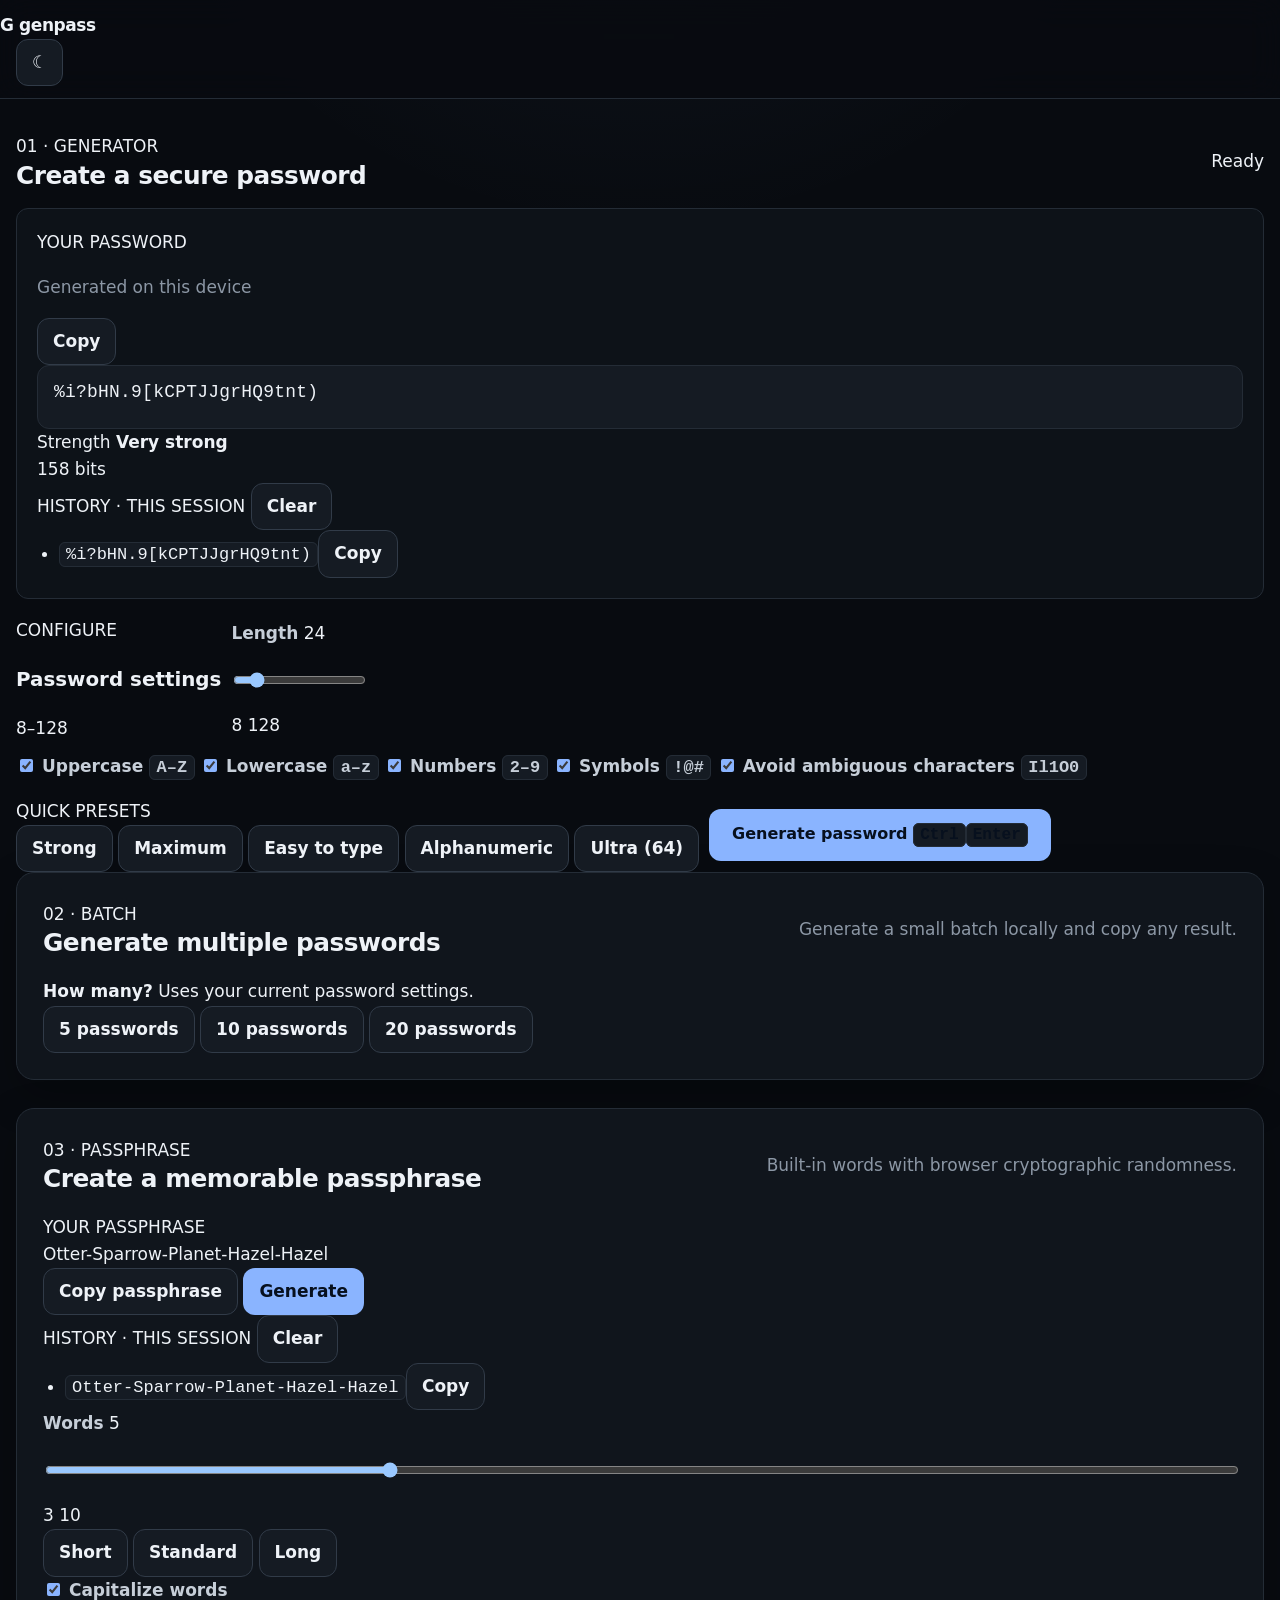
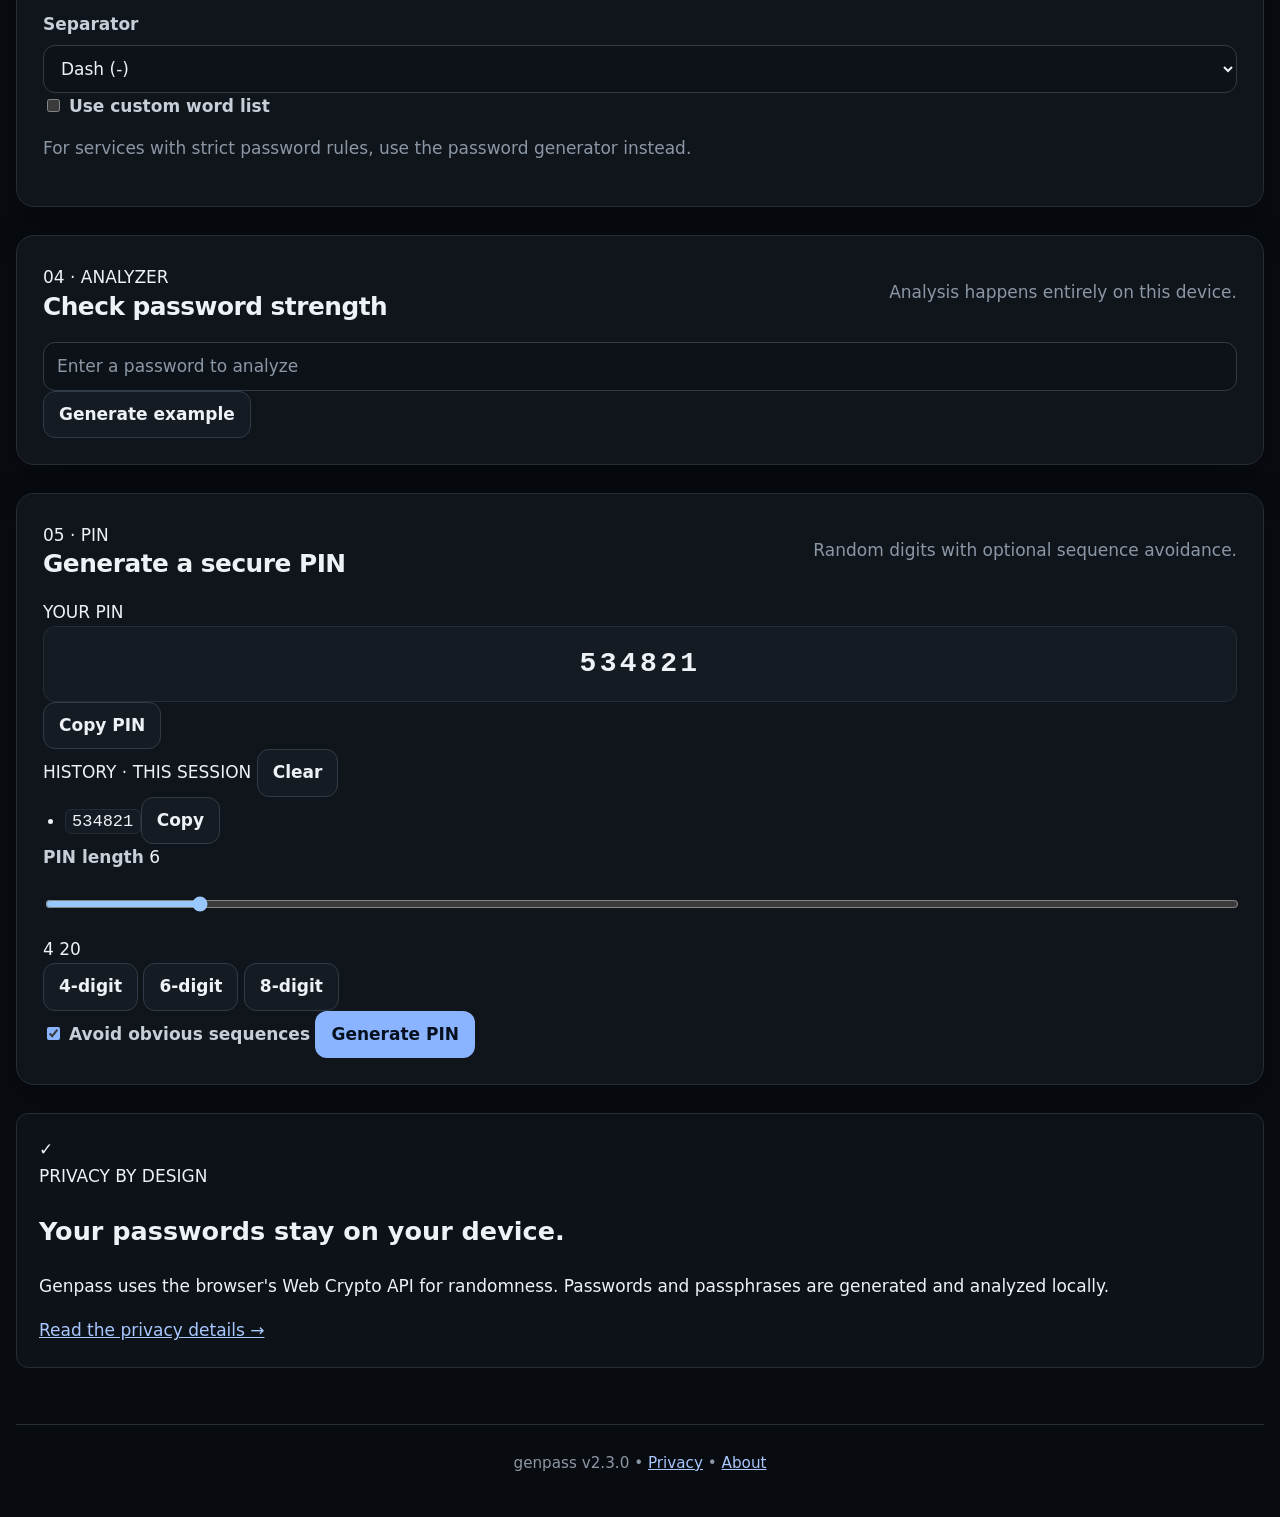
<file: Index.html>
<!doctype html>
<html lang="en">
<head>
  <meta charset="utf-8">
  <meta name="viewport" content="width=device-width, initial-scale=1">
  <meta name="theme-color" content="#080b10">
  <meta name="description" content="Genpass — strong passwords, passphrases and PINs generated locally in your browser.">
  <title>Genpass — Secure Password Generator</title>

  <link rel="icon" href="favicon.svg" type="image/svg+xml">
  <link rel="manifest" href="manifest.webmanifest">
  <link rel="stylesheet" href="style.css">

  <script>
    (() => {
      try {
        if (localStorage.getItem("genpass-theme") === "light") {
          document.documentElement.setAttribute("data-theme", "light");
        }
      } catch {}
    })();
  </script>
</head>

<body>
  <header class="site-header">
    <a class="brand" href="./" aria-label="Genpass home">
      <span class="brand-mark">G</span>
      <span>genpass</span>
    </a>

    <div class="header-actions">
      <button
        id="installBtn"
        class="ghost hidden"
        type="button"
        hidden
      >
        Install
      </button>

      <button
        id="themeBtn"
        class="icon-btn"
        type="button"
        aria-label="Switch to light mode"
        aria-pressed="false"
        title="Switch to light mode"
      >
        ☾
      </button>
    </div>
  </header>

  <main class="container">

    <!-- 01 GENERATOR -->
    <section class="workspace" aria-labelledby="generator-title">
      <div class="section-bar">
        <div>
          <span class="section-kicker">01 · GENERATOR</span>
          <h2 id="generator-title">Create a secure password</h2>
        </div>

        <span class="section-status">Ready</span>
      </div>

      <div class="generator-grid">

        <article class="output-card featured-card">
          <div class="output-top">
            <div>
              <span class="eyebrow">YOUR PASSWORD</span>
              <p class="muted">Generated on this device</p>
            </div>

            <button id="copyPassword" class="copy-btn" type="button">
              Copy
            </button>
          </div>

          <div
            id="passwordOutput"
            class="password-output"
            aria-live="polite"
          >
            Generating…
          </div>

          <div class="strength-row">
            <div class="strength-label">
              <span>Strength</span>
              <strong id="strengthText">—</strong>
            </div>

            <div class="meter">
              <span id="strengthBar"></span>
            </div>

            <span id="entropyText" class="entropy">— bits</span>
          </div>

          <div class="history-block">
            <div class="history-head">
              <span class="eyebrow">HISTORY · THIS SESSION</span>
              <button id="clearPasswordHistory" type="button">
                Clear
              </button>
            </div>

            <ul id="passwordHistory" class="history-list"></ul>
          </div>
        </article>

        <aside class="controls-card generator-controls">
          <div class="card-heading">
            <div>
              <span class="eyebrow">CONFIGURE</span>
              <h3>Password settings</h3>
            </div>

            <span class="setting-badge">8–128</span>
          </div>

          <div class="control-block">
            <div class="control-heading">
              <label for="length">Length</label>
              <output id="lengthValue" for="length">24</output>
            </div>

            <input
              id="length"
              type="range"
              min="8"
              max="128"
              value="24"
            >

            <div class="range-labels">
              <span>8</span>
              <span>128</span>
            </div>
          </div>

          <div class="options-grid">
            <label class="check">
              <input id="uppercase" type="checkbox" checked>
              <span>Uppercase</span>
              <code>A–Z</code>
            </label>

            <label class="check">
              <input id="lowercase" type="checkbox" checked>
              <span>Lowercase</span>
              <code>a–z</code>
            </label>

            <label class="check">
              <input id="numbers" type="checkbox" checked>
              <span>Numbers</span>
              <code>2–9</code>
            </label>

            <label class="check">
              <input id="symbols" type="checkbox" checked>
              <span>Symbols</span>
              <code>!@#</code>
            </label>

            <label class="check wide">
              <input id="ambiguous" type="checkbox" checked>
              <span>Avoid ambiguous characters</span>
              <code>Il1O0</code>
            </label>
          </div>

          <div class="preset-block">
            <span class="eyebrow">QUICK PRESETS</span>

            <div class="preset-row">
              <button class="preset" data-preset="strong" type="button">
                Strong
              </button>

              <button class="preset" data-preset="maximum" type="button">
                Maximum
              </button>

              <button class="preset" data-preset="easy" type="button">
                Easy to type
              </button>

              <button class="preset" data-preset="alphanumeric" type="button">
                Alphanumeric
              </button>

              <button class="preset" data-preset="ultra" type="button">
                Ultra (64)
              </button>
            </div>
          </div>

          <button id="generateBtn" class="primary" type="button">
            Generate password
            <span class="shortcut">
              <kbd>Ctrl</kbd><kbd>Enter</kbd>
            </span>
          </button>

          <div id="generatorError" class="error" role="alert"></div>
        </aside>

      </div>
    </section>

    <!-- 02 BATCH -->
    <section class="tool-section" aria-labelledby="batch-title">
      <div class="section-bar">
        <div>
          <span class="section-kicker">02 · BATCH</span>
          <h2 id="batch-title">Generate multiple passwords</h2>
        </div>

        <p>Generate a small batch locally and copy any result.</p>
      </div>

      <div class="batch-card">
        <div class="batch-intro">
          <strong>How many?</strong>
          <span>Uses your current password settings.</span>
        </div>

        <div class="batch-actions">
          <button class="secondary batch" data-count="5" type="button">
            5 passwords
          </button>

          <button class="secondary batch" data-count="10" type="button">
            10 passwords
          </button>

          <button class="secondary batch" data-count="20" type="button">
            20 passwords
          </button>
        </div>

        <div id="batchOutput" class="batch-output" hidden></div>
      </div>
    </section>

    <!-- 03 PASSPHRASE -->
    <section class="tool-section" aria-labelledby="passphrase-title">
      <div class="section-bar">
        <div>
          <span class="section-kicker">03 · PASSPHRASE</span>
          <h2 id="passphrase-title">Create a memorable passphrase</h2>
        </div>

        <p>Built-in words with browser cryptographic randomness.</p>
      </div>

      <div class="tool-grid">

        <div class="controls-card tool-output-card">
          <span class="eyebrow">YOUR PASSPHRASE</span>

          <div
            id="phraseOutput"
            class="phrase-output"
            aria-live="polite"
          >
            —
          </div>

          <div class="tool-output-actions">
            <button id="copyPhrase" class="secondary" type="button">
              Copy passphrase
            </button>

            <button
              id="generatePhraseBtn"
              class="primary compact"
              type="button"
            >
              Generate
            </button>
          </div>

          <div class="history-block">
            <div class="history-head">
              <span class="eyebrow">HISTORY · THIS SESSION</span>
              <button id="clearPhraseHistory" type="button">
                Clear
              </button>
            </div>

            <ul id="phraseHistory" class="history-list"></ul>
          </div>
        </div>

        <div class="controls-card tool-settings">
          <div class="control-heading">
            <label for="wordCount">Words</label>
            <output id="wordCountValue">5</output>
          </div>

          <input
            id="wordCount"
            type="range"
            min="3"
            max="10"
            value="5"
          >

          <div class="range-labels">
            <span>3</span>
            <span>10</span>
          </div>

          <div class="preset-row phrase-preset-row">
            <button class="preset phrase-preset" data-words="3" type="button">
              Short
            </button>

            <button class="preset phrase-preset" data-words="5" type="button">
              Standard
            </button>

            <button class="preset phrase-preset" data-words="8" type="button">
              Long
            </button>
          </div>

          <label class="check">
            <input id="capitalizeWords" type="checkbox" checked>
            <span>Capitalize words</span>
          </label>

          <div class="control-block">
            <div class="control-heading">
              <label for="separator">Separator</label>
            </div>

            <select id="separator" class="select-input">
              <option value="-" selected>Dash (-)</option>
              <option value=" ">Space</option>
              <option value="_">Underscore (_)</option>
              <option value=".">Period (.)</option>
              <option value="">None</option>
            </select>
          </div>

          <label class="check wide">
            <input id="useCustomWords" type="checkbox">
            <span>Use custom word list</span>
          </label>

          <div id="customWordsBlock" class="custom-words-block hidden">
            <textarea
              id="customWordsInput"
              class="custom-words-input"
              rows="3"
              placeholder="Comma or newline separated words (min 4)"
            ></textarea>

            <div id="customWordsError" class="error"></div>
          </div>
        </div>

      </div>

      <p class="note">
        For services with strict password rules, use the password generator instead.
      </p>
    </section>

    <!-- 04 ANALYZER -->
    <section class="tool-section" aria-labelledby="analyzer-title">
      <div class="section-bar">
        <div>
          <span class="section-kicker">04 · ANALYZER</span>
          <h2 id="analyzer-title">Check password strength</h2>
        </div>

        <p>Analysis happens entirely on this device.</p>
      </div>

      <div class="controls-card analyzer-card">
        <div class="input-row">
          <label class="sr-only" for="analyzeInput">
            Password to analyze
          </label>

          <input
            id="analyzeInput"
            class="text-input"
            type="text"
            autocomplete="off"
            spellcheck="false"
            placeholder="Enter a password to analyze"
          >

          <button id="analyzeGenerate" class="secondary" type="button">
            Generate example
          </button>
        </div>

        <div id="analysisResult" class="analysis" hidden>
          <div class="analysis-score">
            <div>
              <span class="eyebrow">ASSESSMENT</span>
              <strong id="analysisStrength">—</strong>
            </div>

            <span id="analysisEntropy">— bits</span>
          </div>

          <div class="meter large">
            <span id="analysisBar"></span>
          </div>

          <ul id="analysisTips"></ul>

          <div class="analysis-stats" id="analysisStats"></div>
        </div>
      </div>
    </section>

    <!-- 05 PIN -->
    <section class="tool-section" aria-labelledby="pin-title">
      <div class="section-bar">
        <div>
          <span class="section-kicker">05 · PIN</span>
          <h2 id="pin-title">Generate a secure PIN</h2>
        </div>

        <p>Random digits with optional sequence avoidance.</p>
      </div>

      <div class="tool-grid pin-grid">

        <div class="controls-card tool-output-card">
          <span class="eyebrow">YOUR PIN</span>

          <div id="pinOutput" class="pin-output" aria-live="polite">
            —
          </div>

          <button id="copyPin" class="secondary full" type="button">
            Copy PIN
          </button>

          <div class="history-block">
            <div class="history-head">
              <span class="eyebrow">HISTORY · THIS SESSION</span>
              <button id="clearPinHistory" type="button">
                Clear
              </button>
            </div>

            <ul id="pinHistory" class="history-list"></ul>
          </div>
        </div>

        <div class="controls-card tool-settings">
          <div class="control-heading">
            <label for="pinLength">PIN length</label>
            <output id="pinLengthValue">6</output>
          </div>

          <input
            id="pinLength"
            type="range"
            min="4"
            max="20"
            value="6"
          >

          <div class="range-labels">
            <span>4</span>
            <span>20</span>
          </div>

          <div class="preset-row pin-preset-row">
            <button class="preset pin-preset" data-pinlen="4" type="button">
              4-digit
            </button>

            <button class="preset pin-preset" data-pinlen="6" type="button">
              6-digit
            </button>

            <button class="preset pin-preset" data-pinlen="8" type="button">
              8-digit
            </button>
          </div>

          <label class="check">
            <input id="noSequential" type="checkbox" checked>
            <span>Avoid obvious sequences</span>
          </label>

          <button id="generatePinBtn" class="primary compact" type="button">
            Generate PIN
          </button>
        </div>

      </div>
    </section>

    <!-- PRIVACY -->
    <section class="privacy-card">
      <div class="privacy-icon">✓</div>

      <div>
        <span class="eyebrow">PRIVACY BY DESIGN</span>

        <h2>Your passwords stay on your device.</h2>

        <p>
          Genpass uses the browser's Web Crypto API for randomness.
          Passwords and passphrases are generated and analyzed locally.
        </p>

        <a href="privacy.html">Read the privacy details →</a>
      </div>
    </section>

  </main>

  <footer class="footer">
    <span>genpass v2.3.0</span>
    <span>•</span>
    <a href="privacy.html">Privacy</a>
    <span>•</span>
    <a href="README.md">About</a>
  </footer>

  <script src="script.js"></script>
</body>
  </html>
</file>
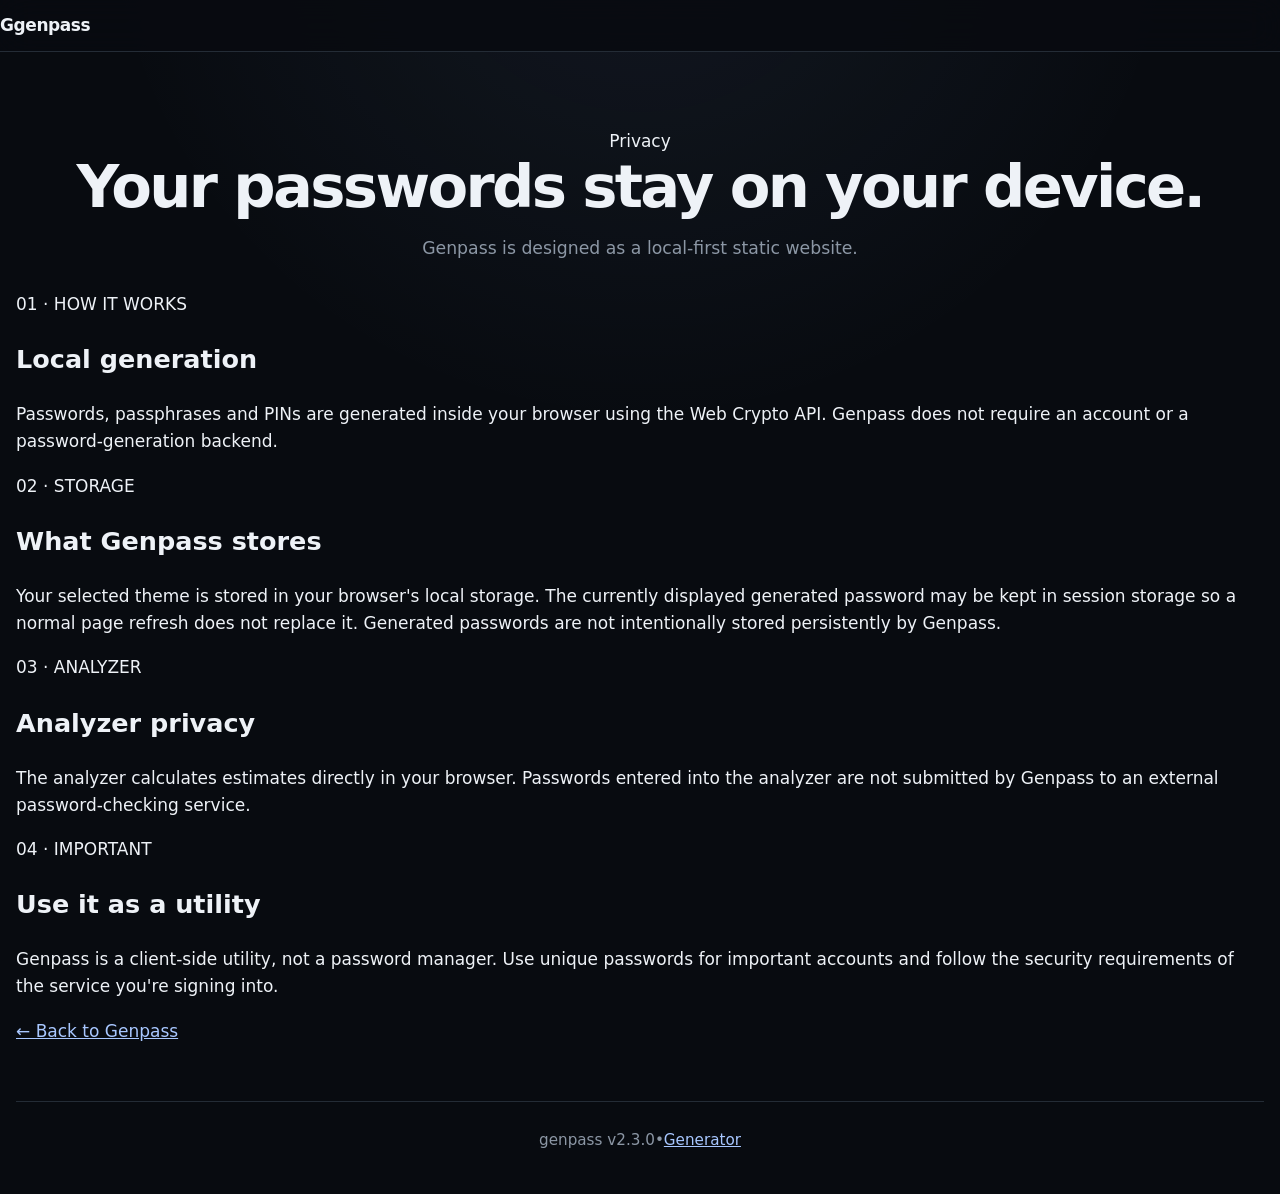
<file: privacy.html>
<!doctype html>
<html lang="en">
<head>
  <meta charset="utf-8">
  <meta name="viewport" content="width=device-width, initial-scale=1">
  <meta name="theme-color" content="#080b10">
  <title>Privacy — Genpass</title>
  <link rel="icon" href="favicon.svg" type="image/svg+xml">
  <link rel="stylesheet" href="style.css">
</head>
<body>
  <header class="site-header">
    <a class="brand" href="./" aria-label="Genpass home"><span class="brand-mark">G</span><span>genpass</span></a>
  </header>
  <main class="container">
    <section class="hero">
      <div><span class="privacy-pill">Privacy</span><h1>Your passwords stay <span>on your device.</span></h1><p>Genpass is designed as a local-first static website.</p></div>
    </section>
    <section class="privacy-page-grid">
      <article class="controls-card privacy-content">
        <div><span class="section-kicker">01 · HOW IT WORKS</span><h2>Local generation</h2><p>Passwords, passphrases and PINs are generated inside your browser using the Web Crypto API. Genpass does not require an account or a password-generation backend.</p></div>
        <div><span class="section-kicker">02 · STORAGE</span><h2>What Genpass stores</h2><p>Your selected theme is stored in your browser's local storage. The currently displayed generated password may be kept in session storage so a normal page refresh does not replace it. Generated passwords are not intentionally stored persistently by Genpass.</p></div>
        <div><span class="section-kicker">03 · ANALYZER</span><h2>Analyzer privacy</h2><p>The analyzer calculates estimates directly in your browser. Passwords entered into the analyzer are not submitted by Genpass to an external password-checking service.</p></div>
        <div><span class="section-kicker">04 · IMPORTANT</span><h2>Use it as a utility</h2><p>Genpass is a client-side utility, not a password manager. Use unique passwords for important accounts and follow the security requirements of the service you're signing into.</p></div>
        <a href="./">← Back to Genpass</a>
      </article>
    </section>
  </main>
  <footer class="footer"><span>genpass v2.3.0</span><span>•</span><a href="./">Generator</a></footer>
</body>
</html>
</file>
<file: style.css>
:root {
  color-scheme: dark;
  --bg: #080b10;
  --bg-soft: #0c1016;
  --surface: #10151c;
  --surface-2: #0d1218;
  --surface-3: #151b23;
  --border: #242c36;
  --border-strong: #313b48;
  --text: #eef2f7;
  --text-soft: #c6ced8;
  --muted: #8c97a5;
  --accent: #8ab4ff;
  --accent-strong: #a8c7ff;
  --accent-contrast: #07101e;
  --danger: #ff8f8f;
  --success: #8fe0ad;
  --shadow: 0 16px 44px rgba(0,0,0,.24);
  --radius: 18px;
  --radius-sm: 12px;
  --focus: 0 0 0 3px rgba(138,180,255,.25);
}

:root[data-theme="light"] {
  color-scheme: light;
  --bg: #f5f7fa;
  --bg-soft: #eef2f6;
  --surface: #ffffff;
  --surface-2: #f8fafc;
  --surface-3: #eef2f7;
  --border: #d8dee7;
  --border-strong: #c5ceda;
  --text: #17202b;
  --text-soft: #44505e;
  --muted: #687586;
  --accent: #315f9f;
  --accent-strong: #244f8e;
  --accent-contrast: #ffffff;
  --danger: #b42318;
  --success: #087443;
  --shadow: 0 14px 36px rgba(25,35,50,.10);
  --focus: 0 0 0 3px rgba(49,95,159,.18);
}

*,
*::before,
*::after {
  box-sizing: border-box;
}

html {
  min-height: 100%;
  background: var(--bg);
  scroll-behavior: smooth;
}

body {
  min-height: 100vh;
  margin: 0;
  background:
    radial-gradient(circle at 50% -10%, rgba(138,180,255,.08), transparent 34rem),
    var(--bg);
  color: var(--text);
  font-family: Inter, ui-sans-serif, system-ui, -apple-system, BlinkMacSystemFont,
    "Segoe UI", sans-serif;
  font-size: 17px;
  line-height: 1.6;
  -webkit-font-smoothing: antialiased;
  text-rendering: optimizeLegibility;
}

:root[data-theme="light"] body {
  background:
    radial-gradient(circle at 50% -10%, rgba(49,95,159,.07), transparent 34rem),
    var(--bg);
}

button,
input,
select,
textarea {
  font: inherit;
}

button {
  color: inherit;
}

button,
a {
  -webkit-tap-highlight-color: transparent;
}

a {
  color: var(--accent-strong);
}

a:hover {
  text-decoration-thickness: 2px;
}

button:focus-visible,
a:focus-visible,
input:focus-visible,
select:focus-visible,
textarea:focus-visible {
  outline: none;
  box-shadow: var(--focus);
}

[hidden],
.hidden {
  display: none !important;
}

/* Header */
header {
  position: sticky;
  top: 0;
  z-index: 20;
  border-bottom: 1px solid var(--border);
  background: color-mix(in srgb, var(--bg) 88%, transparent);
  backdrop-filter: blur(16px);
  -webkit-backdrop-filter: blur(16px);
}

.nav,
header > div,
header .container {
  width: min(100% - 32px, 1440px);
  margin-inline: auto;
}

header {
  padding: 12px 0;
}

header > div,
header .container {
  display: flex;
  align-items: center;
  justify-content: space-between;
  gap: 14px;
}

.brand,
.logo,
header a:first-child {
  color: var(--text);
  text-decoration: none;
  font-weight: 800;
  letter-spacing: -.025em;
}

header nav,
.nav-actions,
.header-actions {
  display: flex;
  align-items: center;
  gap: 8px;
}

header a,
header button {
  min-height: 42px;
}

/* Main container */
main,
.container {
  width: min(100% - 32px, 1440px);
  margin-inline: auto;
}

main {
  padding: 34px 0 56px;
}

.hero {
  padding: 42px 0 28px;
  text-align: center;
}

.hero h1 {
  margin: 0;
  font-size: clamp(2rem, 5vw, 3.7rem);
  line-height: 1.08;
  letter-spacing: -.045em;
}

.hero p {
  max-width: 760px;
  margin: 16px auto 0;
  color: var(--muted);
  font-size: 1.08rem;
}

/* Sections */
.tool-section {
  margin: 0 auto 28px;
  padding: 26px;
  background: var(--surface);
  border: 1px solid var(--border);
  border-radius: var(--radius);
  box-shadow: var(--shadow);
}

.tool-section > h2,
.tool-section > h3 {
  margin-top: 0;
}

.section-bar {
  display: flex;
  align-items: center;
  justify-content: space-between;
  gap: 18px;
  margin-bottom: 18px;
}

.section-bar h2 {
  margin: 0;
  font-size: clamp(1.25rem, 2.2vw, 1.55rem);
  line-height: 1.2;
  letter-spacing: -.02em;
}

.section-bar p,
.tool-section > p {
  color: var(--muted);
}

.tool-section > p {
  margin: 8px 0 18px;
}

/* Cards / grids */
.card,
.output-card,
.privacy-card,
.info-card {
  background: var(--surface-2);
  border: 1px solid var(--border);
  border-radius: var(--radius-sm);
}

.card {
  padding: 18px;
}

.output-card {
  padding: 20px;
}

.privacy-card {
  padding: 22px;
  margin: 28px auto 0;
}

.grid,
.tools-grid,
.cards-grid {
  display: grid;
  gap: 18px;
}

.grid-2 {
  grid-template-columns: repeat(2, minmax(0, 1fr));
}

.grid-3 {
  grid-template-columns: repeat(3, minmax(0, 1fr));
}

/* Forms */
label {
  display: inline-block;
  margin-bottom: 7px;
  color: var(--text-soft);
  font-weight: 650;
}

input,
select,
textarea {
  width: 100%;
  min-height: 48px;
  padding: 10px 13px;
  border: 1px solid var(--border-strong);
  border-radius: var(--radius-sm);
  background: var(--surface-2);
  color: var(--text);
}

input::placeholder,
textarea::placeholder {
  color: var(--muted);
}

input:hover,
select:hover,
textarea:hover {
  border-color: var(--border-strong);
}

.field,
.form-group,
.control {
  min-width: 0;
}

.field + .field,
.form-group + .form-group {
  margin-top: 14px;
}

input[type="checkbox"],
input[type="radio"] {
  width: auto;
  min-height: auto;
  accent-color: var(--accent);
}

input[type="range"] {
  padding: 0;
  border: 0;
  background: transparent;
}

/* Controls */
.generator-controls,
.controls,
.actions,
.button-row {
  display: flex;
  flex-wrap: wrap;
  align-items: center;
  gap: 10px;
}

.generator-controls {
  margin-top: 18px;
}

.generator-controls > .primary {
  min-height: 52px;
  padding-inline: 22px;
  font-size: 1rem;
}

/* Buttons */
button,
.button {
  min-height: 44px;
  padding: 9px 15px;
  border: 1px solid var(--border-strong);
  border-radius: var(--radius-sm);
  background: var(--surface-3);
  color: var(--text);
  cursor: pointer;
  font-weight: 700;
  transition: transform .12s ease, border-color .12s ease,
              background .12s ease, opacity .12s ease;
}

button:hover,
.button:hover {
  border-color: var(--accent);
  background: var(--surface);
}

button:active,
.button:active {
  transform: translateY(1px);
}

button.primary,
.button.primary,
button[type="submit"] {
  border-color: transparent;
  background: var(--accent);
  color: var(--accent-contrast);
}

button.primary:hover,
.button.primary:hover,
button[type="submit"]:hover {
  background: var(--accent-strong);
}

button.danger {
  color: var(--danger);
}

button:disabled,
.button:disabled {
  opacity: .5;
  cursor: not-allowed;
}

/* Password output — deliberately restrained in size */
.password-output {
  overflow-wrap: anywhere;
  min-height: 64px;
  padding: 14px 16px;
  border: 1px solid var(--border);
  border-radius: var(--radius-sm);
  background: var(--surface-3);
  color: var(--text);
  font-family: ui-monospace, SFMono-Regular, Menlo, Monaco, Consolas,
    "Liberation Mono", monospace;
  font-size: clamp(.95rem, 2vw, 1.12rem);
  line-height: 1.45;
  letter-spacing: .015em;
}

.pin-output {
  display: grid;
  place-items: center;
  min-height: 76px;
  padding: 12px;
  border: 1px solid var(--border);
  border-radius: var(--radius-sm);
  background: var(--surface-3);
  font-family: ui-monospace, SFMono-Regular, Menlo, Monaco, Consolas,
    "Liberation Mono", monospace;
  font-size: clamp(1.25rem, 3vw, 1.75rem);
  font-weight: 800;
  letter-spacing: .12em;
}

/* Strength / status */
.strength,
.status,
.feedback,
.hint,
.help,
.small,
.muted {
  color: var(--muted);
}

.strength-bar,
.progress {
  overflow: hidden;
  height: 8px;
  border-radius: 999px;
  background: var(--surface-3);
}

.strength-bar > *,
.progress > * {
  height: 100%;
  border-radius: inherit;
  background: var(--accent);
}

.success {
  color: var(--success);
}

.error,
.error-message {
  color: var(--danger);
}

/* History / lists */
.history,
.history-list,
ul,
ol {
  padding-left: 1.35rem;
}

.history-list {
  margin: 0;
}

.history-list li + li {
  margin-top: 8px;
}

code,
kbd {
  padding: .12em .38em;
  border: 1px solid var(--border);
  border-radius: 6px;
  background: var(--surface-3);
  font-family: ui-monospace, SFMono-Regular, Menlo, Monaco, Consolas,
    "Liberation Mono", monospace;
}

/* Footer */
footer {
  width: min(100% - 32px, 1440px);
  margin: 0 auto;
  padding: 26px 0 42px;
  color: var(--muted);
  font-size: .95rem;
  text-align: center;
  border-top: 1px solid var(--border);
}

footer p {
  margin: 7px 0;
}

/* Tables */
table {
  width: 100%;
  border-collapse: collapse;
}

th,
td {
  padding: 10px 12px;
  border-bottom: 1px solid var(--border);
  text-align: left;
}

/* Utility classes */
.row {
  display: flex;
  align-items: center;
  gap: 12px;
}

.between {
  justify-content: space-between;
}

.center {
  justify-content: center;
  text-align: center;
}

.stack > * + * {
  margin-top: 12px;
}

.sr-only {
  position: absolute;
  width: 1px;
  height: 1px;
  padding: 0;
  margin: -1px;
  overflow: hidden;
  clip: rect(0,0,0,0);
  white-space: nowrap;
  border: 0;
}

/* Responsive */
@media (max-width: 800px) {
  body {
    font-size: 16px;
  }

  main {
    padding-top: 24px;
  }

  .hero {
    padding-top: 28px;
  }

  .tool-section {
    padding: 20px;
  }

  .grid-2,
  .grid-3 {
    grid-template-columns: 1fr;
  }

  .section-bar {
    align-items: flex-start;
    flex-direction: column;
  }
}

@media (max-width: 560px) {
  main,
  .container,
  header > div,
  header .container,
  footer {
    width: min(100% - 22px, 1440px);
  }

  header {
    padding: 9px 0;
  }

  .hero h1 {
    font-size: 2rem;
  }

  .hero p {
    font-size: 1rem;
  }

  .tool-section {
    padding: 16px;
    border-radius: 15px;
  }

  .generator-controls,
  .actions,
  .button-row {
    align-items: stretch;
    flex-direction: column;
  }

  .generator-controls > *,
  .actions > *,
  .button-row > * {
    width: 100%;
  }

  .password-output {
    min-height: 58px;
  }
}

@media (prefers-reduced-motion: reduce) {
  *,
  *::before,
  *::after {
    scroll-behavior: auto !important;
    transition: none !important;
  }
}
</file>
